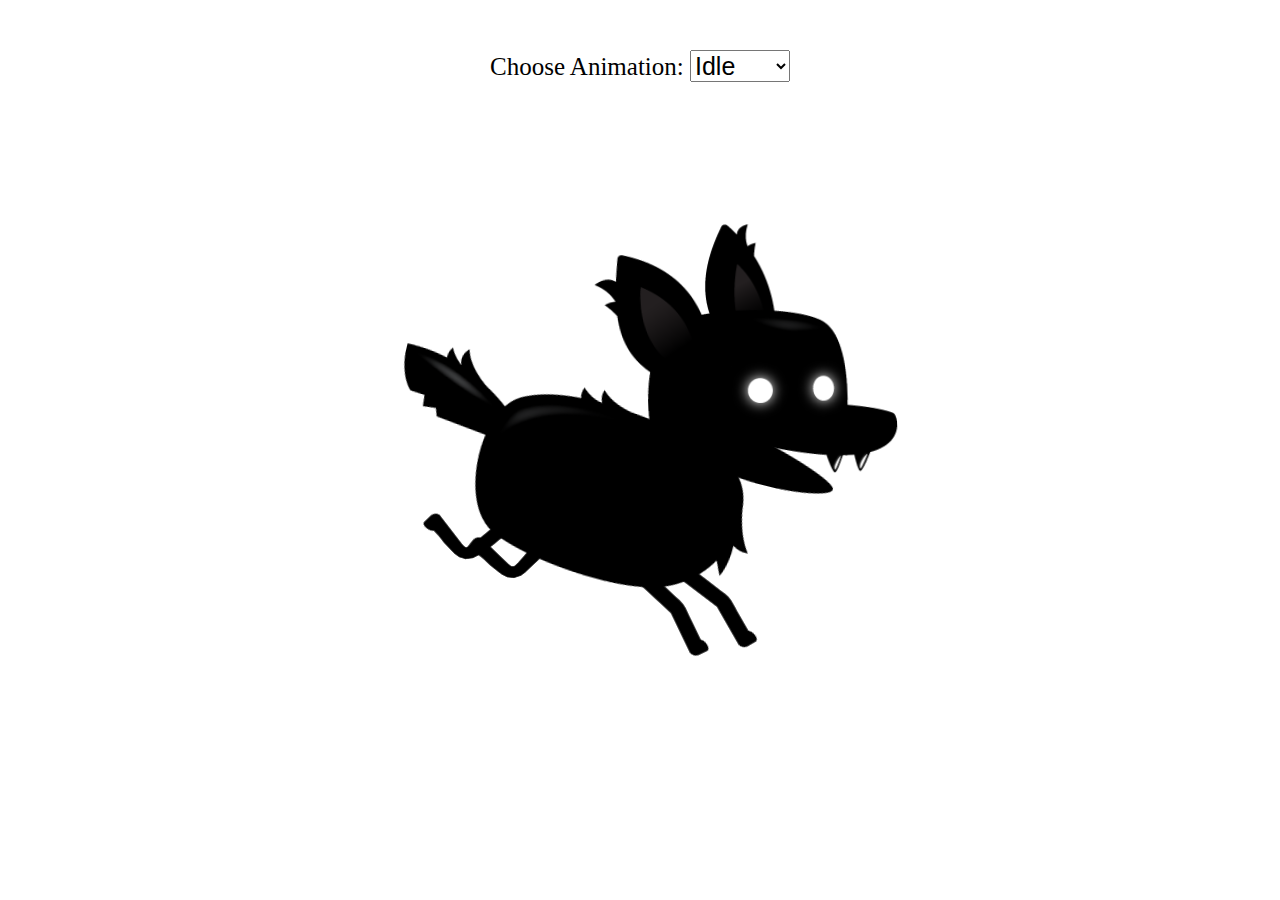
<file: 01 Spooky the Dog/index.html>
<!DOCTYPE html>
<html lang="en">
<head>
    <meta charset="UTF-8">
    <meta http-equiv="X-UA-Compatible" content="IE-edge">
    <meta name="viewport" content="width-device-width, initial-scale=1.0">
    <title>Spooky Dog Animation</title>
    <link rel="stylesheet" href="style.css">
    
</head>
<body>
    <canvas id="canvas1"></canvas>
    <div class="controls">
        <label for="animations"> Choose Animation:</label>
        <select id="animations" name="animations">
            <option value="idle">Idle</option>
            <option value="jump">Jump</option>
            <option value="fall">Fall</option>
            <option value="run">Run</option>
            <option value="dizzy">Dizzy</option>
            <option value="sit">Sit</option>
            <option value="roll">Roll</option>
            <option value="bite">Bite</option>
            <option value="ko">KO</option>
            <option value="getHit">Get Hit</option>
        </select>
    </div>
    <script src="script.js"></script>
</body>
</html>
</file>
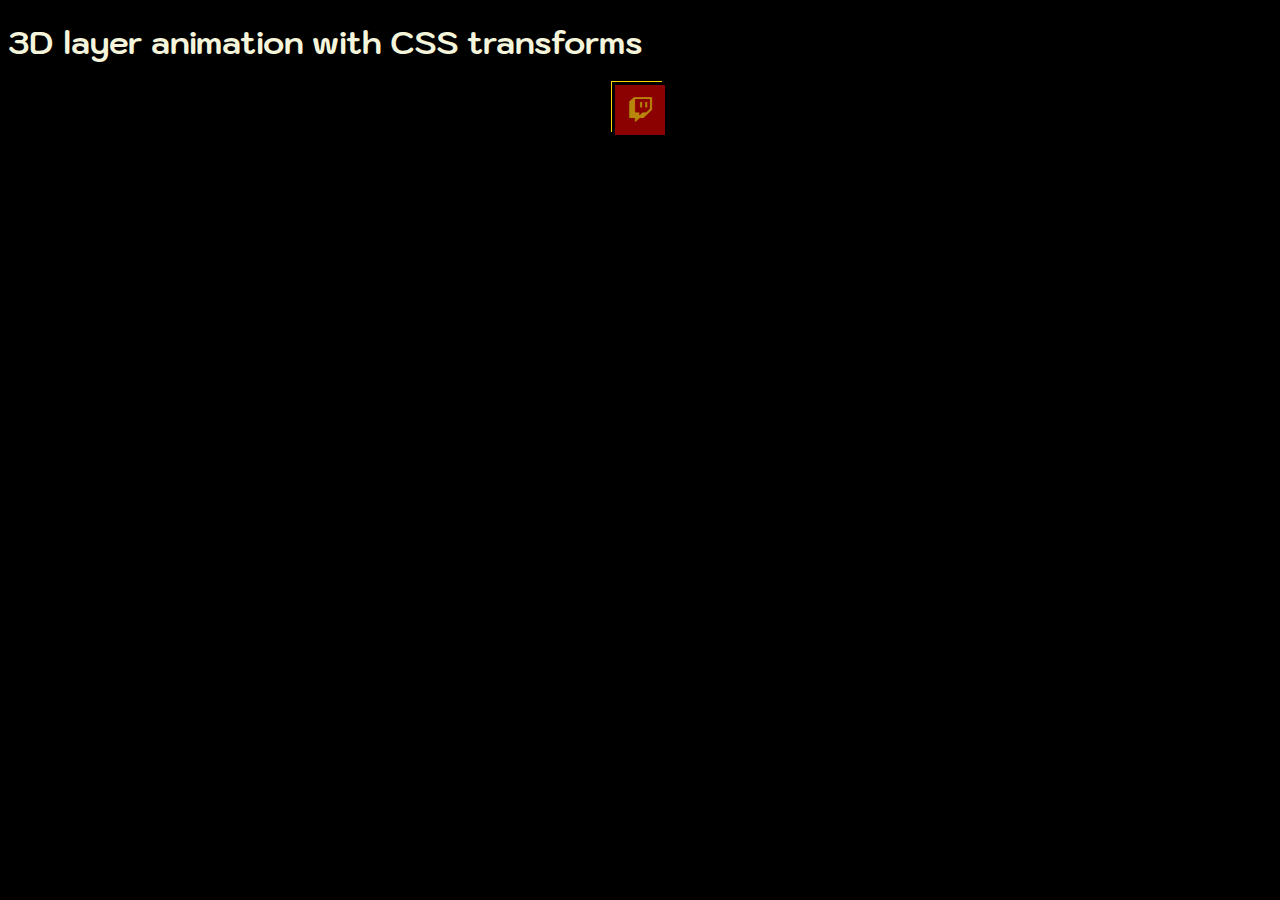
<file: 04 3D Button Effect/index.html>
<!DOCTYPE html>
<html lang="en">
<head>
    <meta charset="UTF-8">
    <meta http-equiv="X-UA-Compatible" content="IE=edge">
    <meta name="viewport" content="width=device-width, initial-scale=1.0">
    <link rel="stylesheet" href="https://cdnjs.cloudflare.com/ajax/libs/font-awesome/6.2.1/css/all.min.css">
    <link rel="stylesheet" href="style.css">
    <title>3D Button Effect</title>
</head>
<body>
    <h1>3D layer animation with CSS transforms</h1>
    <div class="button">
        <span></span>
        <span></span>        
        <span><i class="fab fa-twitch"></i></span>
        <span></span>
    </div>
</body>
</html>

<!-- 

<span><i class="fab fa-github"></i></span>
<span><i class="fab fa-discord"></i></span>
<span><i class="fab fa-youtube"></i></span>

 -->
</file>
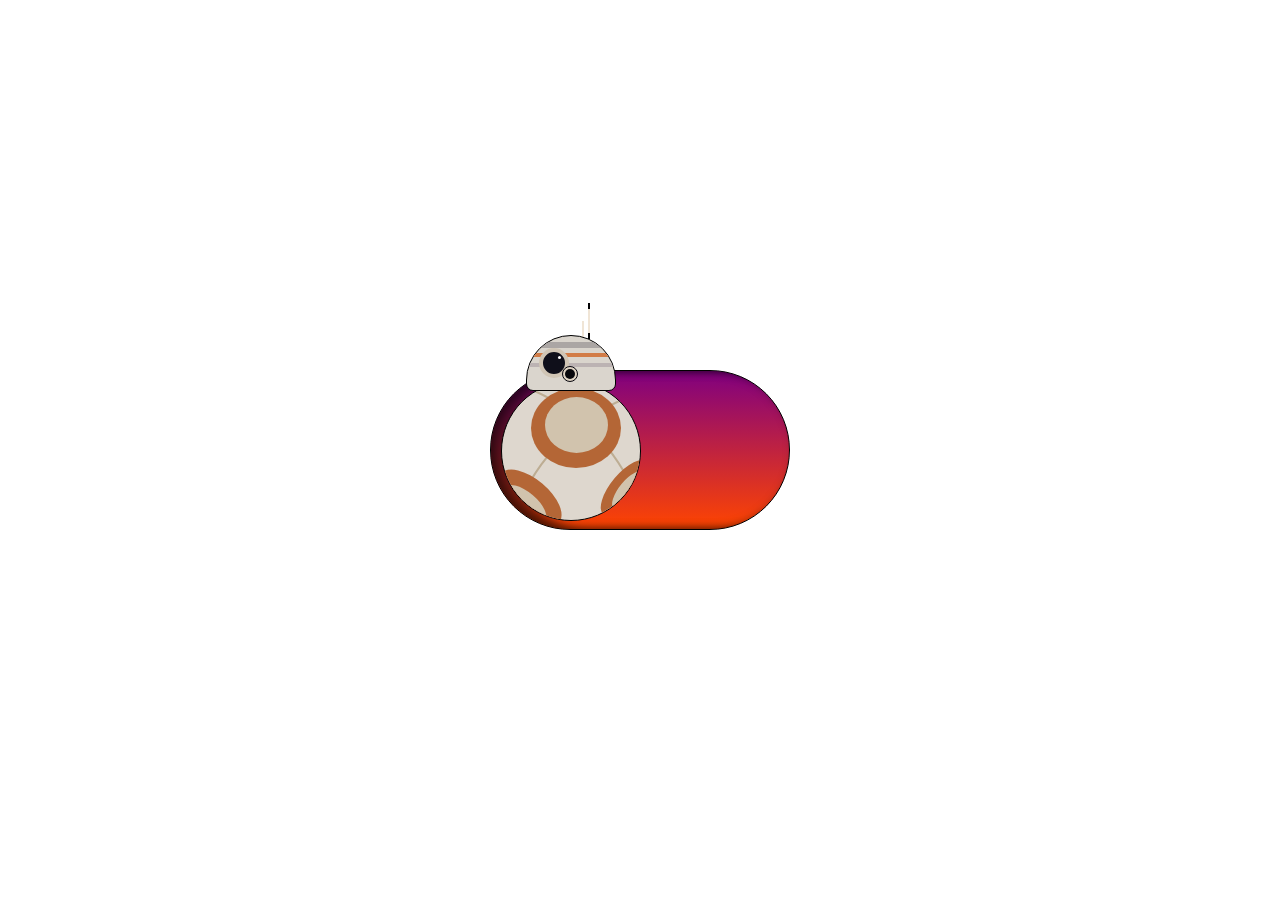
<file: 04 BB-8 Checkbox/index.html>
<!DOCTYPE html>
<html lang="en">
<head>
    <meta charset="UTF-8">
    <meta http-equiv="X-UA-Compatible" content="IE=edge">
    <meta name="viewport" content="width=device-width, initial-scale=1.0">
    <link rel="stylesheet" href="https://cdnjs.cloudflare.com/ajax/libs/font-awesome/6.2.1/css/all.min.css">
    <link rel="stylesheet" href="style.css">
    <title>BB-8 Checkbox</title>
</head>
<body>
    <input type="checkbox" id="bb8">
    <label for="bb8" class="bb8_label">
        <div class="droid">
            <div class="radios">
                <div class="radio short"></div>
                <div class="radio long"></div>
            </div>
            <div class="head">
                <div class="band one"></div>
                <div class="band two"></div>
                <div class="eyes">
                    <div class="eye one"></div>
                    <div class="eye two"></div>
                </div>
                <div class="band three"></div>
            </div>
            <div class="body">
                <div class="lines one"></div>
                <div class="lines two"></div>
                <div class="circle one"></div>
                <div class="circle two"></div>
                <div class="circle three"></div>
            </div>
        </div>
    </label>
    <section></section>
</body>
</html>
</file>
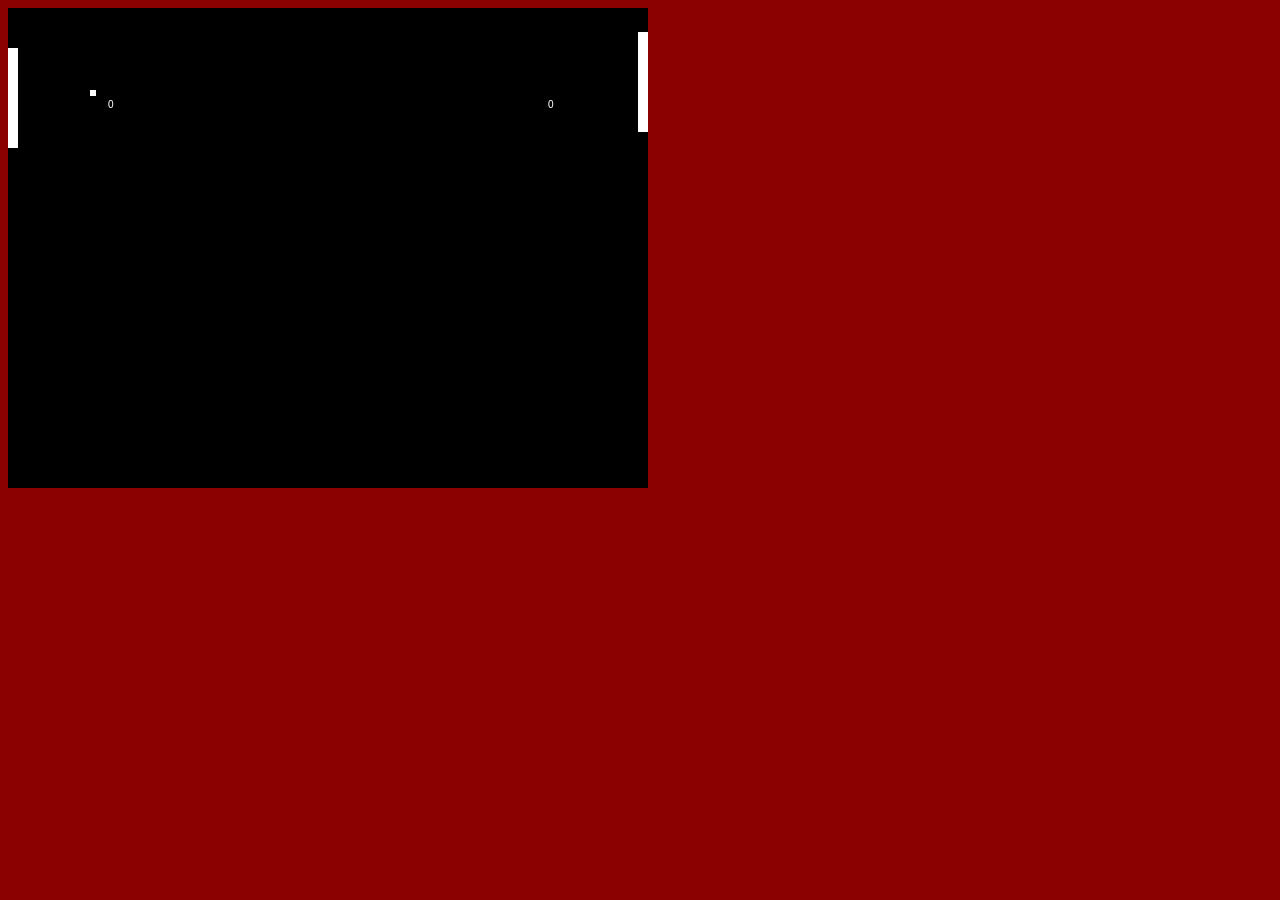
<file: 05 Pong/index.html>
<!DOCTYPE html>
<html lang="en">
<head>
    <meta charset="UTF-8">
    <meta name="viewport" content="width=device-width, initial-scale=1.0">
    <link rel="stylesheet" href="style.css">    
    <title>Pong</title>
</head>
<body>
    <canvas id="gc" width="640" height="480"></canvas>
    <script src="script.js"></script>
</body>
</html>
</file>
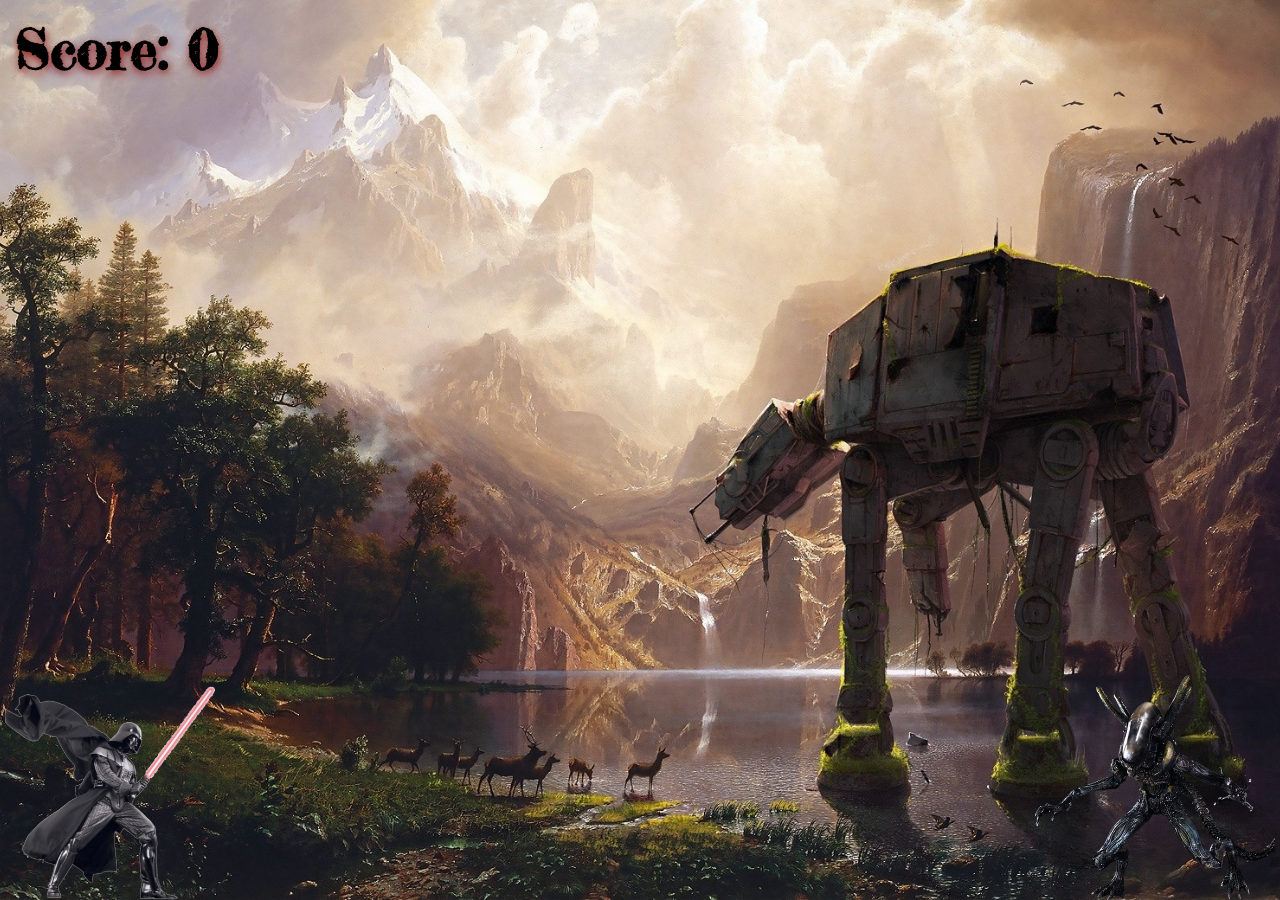
<file: 06 Vader vs Alien/index.html>
<!DOCTYPE html>
<html lang="en">
<head>
    <meta charset="UTF-8">
    <meta http-equiv="X-UA-Compatible" content="IE=edge">
    <meta name="viewport" content="width=device-width, initial-scale=1.0">
    <link rel="stylesheet" href="https://cdnjs.cloudflare.com/ajax/libs/font-awesome/6.2.1/css/all.min.css">
    <link rel="stylesheet" href="style.css">
    <title>Vader vs Alien</title>
</head>
<body>
    <div class="game-container">
        <div class="game-over">You Are Dead</div>
        <div class="vader"></div>
        <div id="scoreCount">Score: 0</div>
        <div class="obstacle animate-obstacle"></div>
    </div>
    
    

    <script src="script.js"></script>
</body>
</html>
</file>
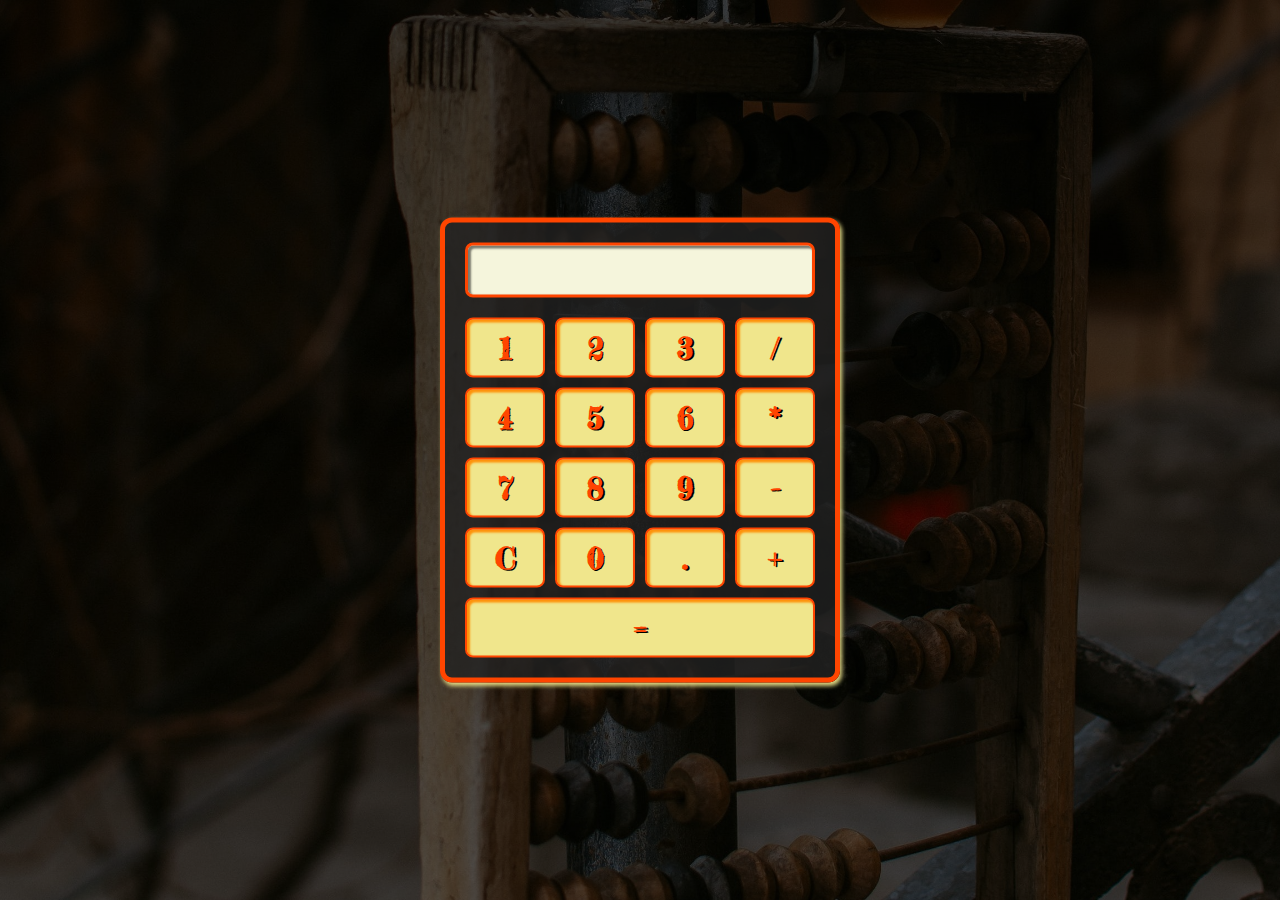
<file: 07-Calculator/index.html>
<!DOCTYPE html>
<html lang="en">
<head>
    <meta charset="UTF-8">
    <meta name="viewport" content="width=device-width, initial-scale=1.0">
    <link rel="stylesheet" href="https://cdnjs.cloudflare.com/ajax/libs/font-awesome/6.5.1/css/all.min.css">
    <link rel="stylesheet" href="style.css">
    <title>Calculator</title>
</head>
<body>
    <div class="container">
        <div class="calculator">
            <input type="text" id="result" class="result" readonly>
            <div class="buttons">
                <button class="number">1</button>                
                <button class="number">2</button>                
                <button class="number">3</button>               
                <button class="operator">/</button>                
                <button class="number">4</button>                
                <button class="number">5</button>                
                <button class="number">6</button>                   
                <button class="operator">*</button>                
                <button class="number">7</button>                
                <button class="number">8</button>                
                <button class="number">9</button>             
                <button class="operator">-</button>                 
                <button class="clear">C</button>                
                <button class="number">0</button>                
                <button class="decimal">.</button>                 
                <button class="operator">+</button>                
                <button class="equals">=</button>                
            </div>
        </div>
    </div>
    <script src="script.js"></script>
</body>
</html>
</file>
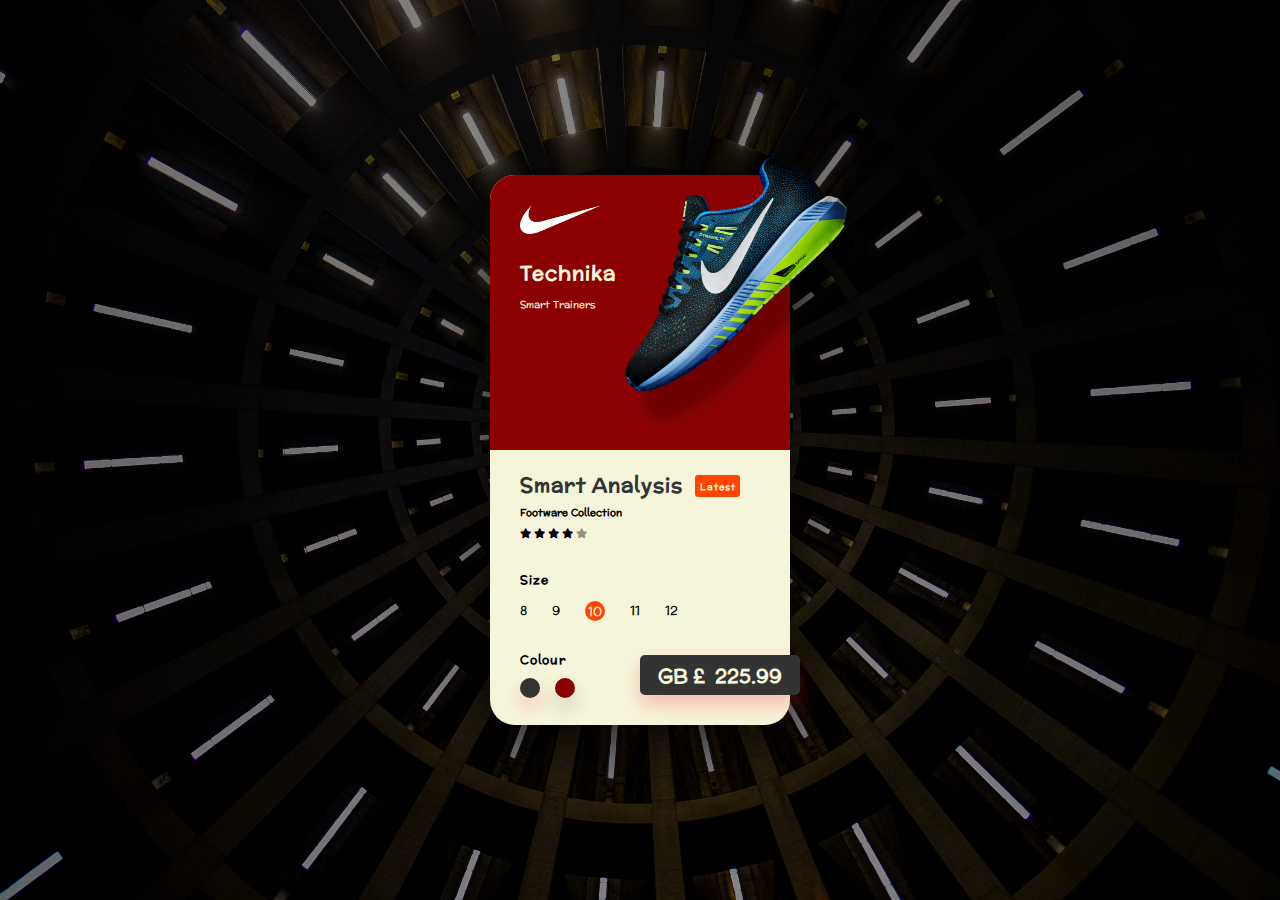
<file: 08 Trainers Product Card/index.html>
<!DOCTYPE html>
<html lang="en">
<head>
    <meta charset="UTF-8">
    <meta name="viewport" content="width=device-width, initial-scale=1.0">
    <link rel="stylesheet" href="https://cdnjs.cloudflare.com/ajax/libs/font-awesome/6.5.1/css/all.min.css">
    <link rel="stylesheet" href="style.css">
    <title>Trainers Product Card</title>
</head>
<body>
    <div class="container">
        <div class="card-wrapper">
            <div class="card">
                <div class="card-top">
                    <img src="./items/nike.png" class="logo">
                    <div class="card-top-text">
                        <h1>Technika</h1>
                        <p>Smart Trainers</p>
                    </div>
                    <img src="./items/shoe1.png" class="shoe-1">
                    <img src="./items/shoe2.png" class="shoe-2">
                </div>
                <div class="card-bottom">
                    <h1>Smart Analysis</h1>
                    <div class="badge">Latest</div>
                    <h3>Footware Collection</h3>
                    <div class="stars">
                        <i class="fa-solid fa-star"></i>
                        <i class="fa-solid fa-star"></i>
                        <i class="fa-solid fa-star"></i>
                        <i class="fa-solid fa-star"></i>
                        <i class="fa-solid fa-star"></i>
                    </div>
                    <div class="size">
                        <h4>Size</h4>
                        <div class="sizes">
                            <span>8</span>
                            <span>9</span>
                            <span>10</span>
                            <span>11</span>
                            <span>12</span>
                        </div>
                    </div>
                    <div class="colour">
                        <h4>Colour</h4>
                        <div class="colours">
                            <div class="colour-1"></div>
                            <div class="colour-2"></div>
                        </div>
                    </div>
                    <div class="price">
                        <span>GB £</span>
                        <span>225.99</span>
                    </div>
                </div>
            </div>
        </div>
    </div>
    <script src="./script.js"></script>
</body>
</html>
</file>
<file: 01 Spooky the Dog/style.css>
#canvas1 {
    position: absolute;
    top: 50%;
    left: 50%;
    transform: translate(-50%, -50%);
    width: 600px;
    height: 600px;
}

.controls {
    position: absolute;
    z-index: 10;
    top: 50px;
    left: 50%;
    transform: translateX(-50%)
}

.controls, select, option {
    font-size: 25px;
}
</file>
<file: 04 3D Button Effect/style.css>
@import url('https://fonts.googleapis.com/css2?family=Kodchasan:wght@300;400;500;600;700&display=swap');

body {
    font-family: 'Kodchasan', sans-serif;
    color: beige;
    background-color: black;
}

.button {
    position: relative;
    width: 50px;    
    height: 50px;
    background-color: darkred;
    transition: 0.2s;
    transform: translate(0, 0) rotateY(0) skewY(0);
    transition: 0.2s;
    margin: 0 auto;
}

.button:hover {
    transform: translate(-15px, -5px) rotateY(-15deg) skewY(-10deg);
}

i {
    font-size: 25px;
    position: absolute;
    top: 50%;
    left: 50%;
    transform: translate(-50%, -50%);
    color: darkgoldenrod;
    z-index: 10;
    transition: 0.2s;
}

.button:hover i {
    color: gold;
}

.button span {
    position: absolute;
    top: 0;
    left: 0;
    width: 100%;
    height: 100%;
    transition: 0.2s;
    transform: translate(0, 0);
}

.button span:nth-of-type(4) {
    transform: translate(-4px, -4px);
    transition: 0.2s;
    z-index: 0;
    opacity: 0.5s;
    border-top: 1px solid gold;
    border-left: 1px solid gold;
}

.button:hover span:nth-of-type(1) {
    transform:translate(8px, 4px);
    background-color: red;
}

.button:hover span:nth-of-type(2) {
    transform:translate(16px, 8px);
    background-color: orangered;
}
.button:hover span:nth-of-type(3) {
    transform:translate(24px, 12px);
    background-color: darkorange;
}

.button span:nth-of-type(4)::before {
    content: '';
    position: absolute;
    width: 0;
    height: 100%;
    top: 0;
    left: 0;
    border-bottom: 1px solid gold;
    transition: 0.2s;
}

.button span:nth-of-type(4)::after {
    content: '';
    position: absolute;
    width: 100%;
    height: 0;
    top: 100%;
    left: 0;
    border-right: 1px solid gold;
    transition: 0.2s;
}

.button:hover span:nth-of-type(4)::before {
    width: 100%;
    transition-delay: 0.4s;
    border: 1px solid gold;
}

.button:hover span:nth-of-type(4)::after {
    height: 100%;
    transition-delay: 0.6s;
    top: 0;
    border: 1px solid gold;
}

.button:hover span:nth-of-type(4) {
    transform: translate(30px, 16px);
    transition-delay: 0.2s;
}
</file>
<file: 04 BB-8 Checkbox/style.css>
* { 
    margin: 0;
    padding: 0;
    box-sizing: border-box;
    transition: 1s;
}

input {
    opacity: 0;
}

section {
    position: absolute;
    top: 0;
    left: 0;
    height: 100%;
    width: 100%;
    background: linear-gradient(rgb(210,124,71), black);
    z-index: -10;
    transition: 1s;
    opacity: 0;
}

.bb8_label {
    position: absolute;
    top: 50%;
    left: 50%;
    transform: translate(-50%, -50%);
    display: inline-block;
    width: 300px;
    height: 160px;
    background: linear-gradient(purple, orangered);
    box-shadow: inset 20px 0 10px rgba(0,0,0,0.5), 
                inset 5px 0 10px rgba(0, 0, 0, 0.5);
    border-radius: 150px;
    border: 1px solid black;
    cursor: pointer;
}

.droid {
    --size: 140px;
    position: absolute;
    margin-left: 0;
    width: var(--size);
    top: 10px;
    left: 10px;
    z-index: 4;
}

.radios {
    position: absolute;
    transition: 0.6s;
    left: 22%;
}

.radio {
    background: #f0e5d6;
    position: absolute;
    width: 2px;
}

.radio.short {
    height: 20px;
    top: -60px;
    left: 50px;
}

.radio.long {
    border-top: 6px solid #020204;
    border-bottom: 6px solid #020204;
    height: 36px;
    top: -78px;
    left: 56px;
}

.head {
    background: #dad5cd;
    border-radius: 90px 90px 14px 14px;
    -moz-border-radius: 90px 90px 14px 14px;
    -webkit-border-radius: 90px 90px 14px 14px;
    height: 56px;
    margin-left: -45px;
    overflow: hidden;
    position: absolute;
    width: 90px;
    z-index: 1;
    top: -46px;
    left: 50%;
    border: 1px solid black;
}

.band {
    position: absolute;
    width: 100%;
}

.band.one {
    background: rgb(159, 154, 154);
    height: 6px;
    z-index: 1;
    top: 6px;
    opacity: 0.8;
}

.band.two {
    background: rgb(210, 124, 71);
    height: 4px;
    top: 17px;
}

.band.three {
    background: rgb(188, 179, 179);
    height: 4px;
    top: 27px;
}

.eyes {
    display: block;
    height: 100%;
    position: absolute;
    width: 100%;
    transition: 0.6s;
    left: 0%;
    z-index: 10;
}

.eye {
    border-radius: 50%;
    display: block;
    position: absolute;
}

.eye.one {
    background: #0f0f1a;
    border: 4px solid #d0c5b5;
    height: 30px;
    width: 30px;
    top: 12px;
    left: 12px;
}

.eye.one::after {
    background: white;
    border-radius: 50%;
    content: '';
    display: block;
    height: 3px;
    position: absolute;
    width: 3px;
    top: 4px;
    right: 4px;
}

.eye.two {
    background: #ddd2c2;
    border: 1px solid #06060e;
    height: 16px;
    width: 16px;
    top: 30px;
    left: 40%;
}

.eye.two::after {
    background: #07070b;
    border-radius: 50%;
    content: '';
    display: block;
    height: 10px;
    width: 10px;
    position: absolute;
    top: 2px;
    left: 2px;
}

.body {
    background: #ded7ce;
    border-radius: 50%;
    height: var(--size);
    overflow: hidden;
    position: relative;
    width: var(--size);
    border: 1px solid black;
}

.lines {
    border: 2px solid rgb(167, 145, 108);
    border-radius: 50%;
    height: 400px;
    width: 400px;
    position: absolute;
    opacity: 0.6;
}

.lines.two {
    top: -10px;
    left: -250px;
}

.circle {
    background: rgb(180, 102, 54);
    border-radius: 50%;
    height: 70px;
    margin-left: -35px;
    width: 70px;
    position: absolute;
}

.circle::after {
    background: #d1c3ad;
    border-radius: 50%;
    content: '';
    display: block;
    height: 70%;
    margin-top: -35%;
    margin-left: -35%;
    position: absolute;
    width: 70%;
    top: 50%;
    left: 50%;
}

.circle.one {
    margin-left: -40px;
    height: 80px;
    width: 90px;
    top: 6px;
    left: 50%;
}

.circle.two {
    height: 38px;
    width: 76px;
    transform: rotate(40deg);
    top: 70%;
    left: 18%;
}

.circle.two::after {
    top: 110%;
}

.circle.three {
    height: 30px;
    transform: rotate(-50deg);
    top: 66%;
    left: 90%;
}

.circle.three::after {
    top: 110%;
}

input[type=checkbox]:checked + label {
    box-shadow: inset -20px 0 10px rgba(0,0,0,0.5),
                inset -5px 0 10px rgba(0,0,0,0.5);
}

input[type=checkbox]:checked + label .droid {
    transform: translateX(140px);
}

input[type=checkbox]:checked + label .body {
    transform: rotate(360deg);
}

input[type=checkbox]:checked + label .radios {
    transform: translateX(-30px);
}

input[type=checkbox]:checked + label .eyes {
    transform: translateX(30px);
}

input[type=checkbox]:checked + label ~ section {
    opacity: 1;    
}


/* box-shadow: inset -20px 0 10px rgba(0,0,0,0.5),
                inset -5px 0 10px rgba(0,0,0,0.5); */
</file>
<file: 05 Pong/style.css>
body {
    background-color: darkred;
}
</file>
<file: 06 Vader vs Alien/style.css>
@import url('https://fonts.googleapis.com/css2?family=Contrail+One&family=Ewert&family=Faster+One&family=Fredericka+the+Great&family=Inspiration&family=Nabla&family=Petit+Formal+Script&family=Sancreek&family=Smokum&family=Stint+Ultra+Condensed&display=swap');


* { 
    margin: 0;
    padding: 0;
}

body {
    overflow: hidden;
}

.game-container {
    width: 100%;
    height: 100vh;
    font-family: 'Fredericka the Great', sans-serif;
    background: url('./img/atat-bg.jpg') no-repeat center center/cover;   
}

.vader {
    background: url('./img/vader-2.png') no-repeat center center/cover;
    width: 210px;
    height: 215px;
    position: absolute;
    bottom: 0px;
    left: 5px; 
}

.obstacle {
    background: url('./img/alien.png') no-repeat center center/cover;
    width: 240px;
    height: 225px;
    position: absolute;
    bottom: 0px;
    right: 5px;
}

#scoreCount {
    position: absolute;
    left: 15px;
    top: 15px;
}

.game-over {
    position: absolute;
    visibility: hidden;
    display: flex;
    flex-direction: column;
    justify-content: center;
    align-items: center;
    top: 50%;
    left: 50%;
    transform: translate(-50%, -50%);
}

#scoreCount,
.game-over {
    color: black;
    font-weight: bolder;
    font-size: 55px;
    text-shadow: 1px 3px 8px rgba(139, 0, 0, 0.837);
}

.animate-vader {
    animation: vader-anim 1.5s linear;
}

@keyframes vader-anim {
    0% {
        bottom: 5px;
    }

    50% {
        bottom: 422px;
    }

    100% {
        bottom: 5px;
    }
}

.animate-obstacle {
    animation: obstacle-anim 5s linear infinite;
}

@keyframes obstacle-anim {
    0% {
        left: 100vw;
    }

    100% {
        left: -10vw;
    }
}
</file>
<file: 07-Calculator/style.css>
@import url('https://fonts.googleapis.com/css2?family=Fredericka the Great&display=swap');

* {
    margin: 0;
    box-sizing: border-box;
    font-family: 'Fredericka the Great', serif;
}

.container {
    position: relative;
    width: 100%;
    height: 100vh;   
    background: linear-gradient(
        rgba(0, 0, 0, 0.7),
        rgba(0, 0, 0, 0.6)),
        url('./abacus.jpg') no-repeat center;
    background-size: cover;    
}

.calculator {
    position: absolute;
    top: 50%;
    left: 50%;
    transform: translate(-50%, -50%);
    background-color: rgba(34, 34, 34, 0.79);
    padding: 20px;
    width: 400px;
    border: 5px solid orangered;
    box-shadow: 2px 3px 4px rgba(240, 230, 140, 0.926);
    border-radius: 12px;
}

.result {
    width: 100%;
    padding: 10px;
    font-size: 24px;
    font-weight: bold;
    color: orangered;
    text-shadow: 1px 1px 0 black;
    letter-spacing: 1px;
    border: 3px solid orangered;
    border-radius: 8px;;
    box-shadow: inset 2px 2px 2px 1px rgba(0, 0, 0, 0.5);
    background-color: beige;
    outline: none;
}

.buttons {
    display: grid;
    grid-template-columns: repeat(4, 1fr);
    grid-gap: 10px;
    margin-top: 20px;
}

button {
    padding: 10px;
    font-size: 30px;
    font-weight: bold;
    color: orangered;
    text-shadow: 1.5px 1px 0 black;
    background-color: khaki;
    border: 2px solid orangered;
    border-radius: 8px;    
    box-shadow: inset 2px 2px 2px 1px rgba(255, 140, 0, 0.929);
}

button:hover {
    background-color: rgb(226, 208, 46);
}

button:active{
    transform: scale(0.98);
}

.equals {
    grid-column: span 4;;
}
</file>
<file: 08 Trainers Product Card/style.css>
@import url('https://fonts.googleapis.com/css2?family=Almendra&family=Bungee+Spice&family=Caveat&family=Chathura&family=Dorsa&family=Economica&family=Ephesis&family=Ewert&family=Flavors&family=Fredericka+the+Great&family=Geo&family=Jolly+Lodger&family=Kalam&family=Loved+by+the+King&family=McLaren&family=Nabla&family=Nanum+Pen+Script&family=Pathway+Gothic+One&family=Rancho&family=Rock+Salt&family=Rubik+Iso&family=Rubik+Pixels&family=Rubik+Vinyl&family=Saira+Extra+Condensed&family=Shadows+Into+Light&family=Six+Caps&family=Sriracha&family=Tangerine&family=Unica+One&family=UnifrakturMaguntia&family=Wire+One&family=Yanone+Kaffeesatz&display=swap');

* {
    margin: 0;
    padding: 0;
    box-sizing: border-box;
    font-family: 'McLaren', sans-serif;
}

html {
    font-size: 62.5%;
}

.container {
    width: 100%;
    height: 100vh;
    background: linear-gradient(
        rgba(0, 0, 0, 0.5),
        rgba(0, 0, 0, 0.4)),
        url('./items/pexels-francesco-ungaro-96381.jpg') no-repeat center;
    background-size: cover;
    /* background: #333; */
    display: grid;
    place-items: center;
}

.card-wrapper {
    width: 50rem;
    height: 70rem;
    padding: 0 10rem;
    display: grid;
    place-items: center;
    overflow: hidden;
}

.card {
    width: 30rem;
    height: 55rem;
    background: beige;
    border-radius: 2.5rem;
    box-shadow: 0 2rem 6rem rgba(0, 0, 0, 0.715); 
    position: relative;
}

.card-top {
    width: 100%;
    height: 50%;
    background-color: darkred;
    padding: 3rem;
    border-radius: 2.5rem 2.5rem 0 0;
    transition: background-color 0.5s
}

.container.change .card-top {
    background-color: #333;

}

.logo {
    width: 8rem;
    margin-bottom: 2rem;
}

.card-top-text {
    color: beige
}

.card-top-text h1 {
    font-weight: bold;
    letter-spacing: 0.1rem;
    margin-bottom: 1rem;
}

.shoe-1 {
    width: 30rem;
    position: absolute;
    top: -2.5rem;
    right: -10rem;
    transition: transform 1s;
}

.container.change .shoe-1 {
    transform: translateX(-50rem) rotateZ(45deg);
}

.shoe-2 {
    width: 33rem;
    position: absolute;
    top: -10rem;
    right: -45rem;
    transition: transform 1s;
}

.container.change .shoe-2 {
    transform: translateX(-40rem) rotateZ(-45deg);
}

.card-bottom {
    width: 100%;
    height: 50%;
    padding: 2rem 3rem;
}

.card-bottom h1 {
    font-weight: bold;
    letter-spacing: 0.1rem;
    color: #333;
    margin-bottom: 0.6rem;
}

.badge {
    position: absolute;
    top: 30rem;
    right: 5rem;
    width: 4.5rem;
    height: 2.2rem;
    background: orangered;
    color: beige;
    border-radius: 0.3rem;
    font-size: 0.9rem;
    font-weight: bolder;
    letter-spacing: 0.1rem;
    padding: 0.5rem;
}

.card-bottom h3 {
    font-size: 1rem;
    font-weight: bold;
    margin-bottom: 0.6rem;
}

.stars {
    margin-bottom: 3rem;
}

.stars i:last-child {
    opacity: 0.4;
}

.size { 
    margin-bottom: 3rem;
}

.size h4 {
    font-size: 1.2rem;
    letter-spacing: 0.1rem;
    margin-bottom: 1.3rem;
}

.sizes {
    display: flex;
}

.sizes span {
    font-size: 1.3rem;
    margin-right: 2.5rem;
}

.sizes span:nth-child(3) {
    width: 2rem;
    height: 2rem;
    background: orangered;
    color: beige;
    border-radius: 50%;
    display: grid;
    place-items: center;
}

.colour h4 {
    font-size: 1.2rem;
    letter-spacing: 0.1rem;
    margin-bottom: 1rem;
}

.colours {
    display: flex;
}

.colour-1,
.colour-2 {
    width: 2rem;
    height: 2rem;
    border-radius: 50%;
    cursor: pointer;
}

.colour-1 {
    background: #333;
    margin-right: 1.5rem;
    box-shadow: 0 1rem 2rem rgba(255, 0, 0, 0.229);
}

.colour-2 {
    background: darkred;
    box-shadow: 0 1rem 2rem rgba(51, 51, 51, 0.211);
}

.price {
    width: 16rem;
    height: 4rem;
    background-color: #333;
    color: beige;
    border-radius: 0.5rem;
    position: absolute;
    right: -1rem;
    bottom: 3rem;
    box-shadow: 0 1rem 2rem rgba(255, 0, 0, 0.229);
    display: flex;
    justify-content: center;
    align-items: center;
    transition: background-color 0.5s;
}

.container.change .price {
    background-color: darkred;
}

.price span {
    font-size: 2rem;
}

.price span:first-child {
    font-weight: bold;
    margin-right: 1rem;
}

.price span:last-child {
    font-weight: bolder;
}
</file>
